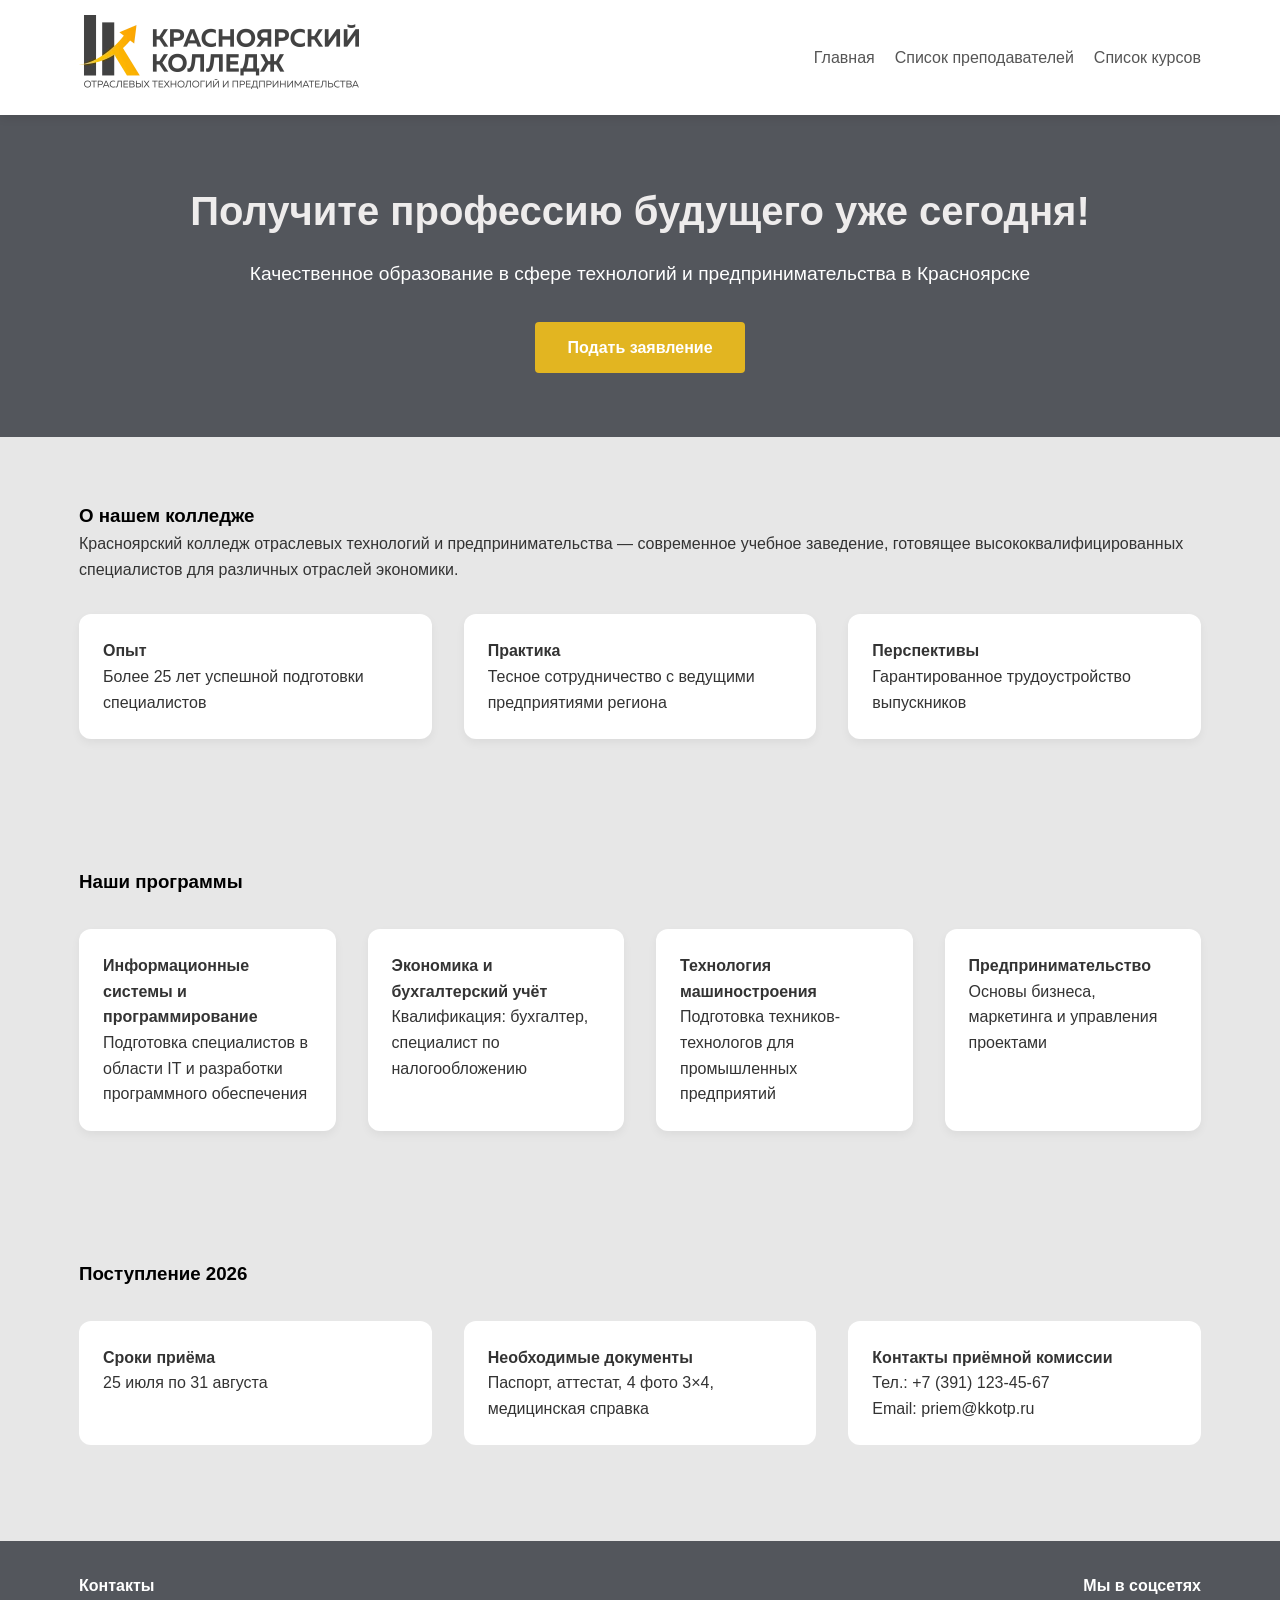
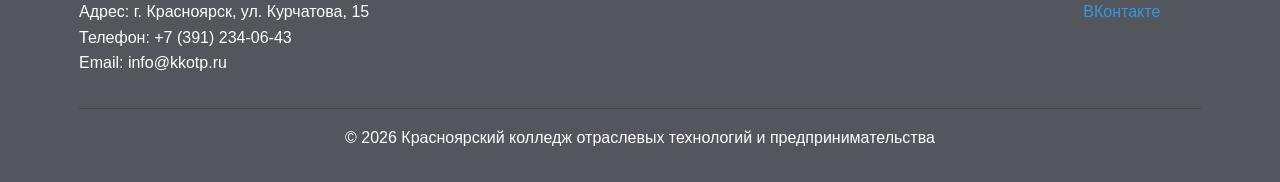
<file: project/index.html>
<!DOCTYPE html>
<html lang="ru">
<head>
    <meta charset="UTF-8">
    <meta name="viewport" content="width=device-width, initial-scale=1.0">
    <title>Колледж ККОТиП — Красноярск</title>
    <link rel="stylesheet" href="css/style.css">
</head>
<body>
    <header>
        <div class="container">
            <nav class="navbar">
                <div class="logo"><img src="105196.upto100x100.jpg" alt=""></div>
                <div class="nav-links">
                    <a href="index.html">Главная</a>
                    <a href="teachers.html">Список преподавателей</a>
                    <a href="kursi.html">Список курсов</a>
                </div>
            </nav>
        </div>
    </header>

<section class="hero">
        <div class="container">
            <h2>Получите профессию будущего уже сегодня!</h2>
            <p>Качественное образование в сфере технологий и предпринимательства в Красноярске</p>
            <a href="https://forms.gle/qwAy3K6vNuSjHJoZ8" class="btn">Подать заявление</a>
        </div>
    </section>

    <!-- О колледже -->
    <section id="about" class="about">
        <div class="container">
            <h3>О нашем колледже</h3>
            <p>Красноярский колледж отраслевых технологий и предпринимательства — современное учебное заведение, готовящее высококвалифицированных специалистов для различных отраслей экономики.</p>
            <div class="features">
                <div class="feature">
                    <h4>Опыт</h4>
                    <p>Более 25 лет успешной подготовки специалистов</p>
                </div>
                <div class="feature">
                    <h4>Практика</h4>
                    <p>Тесное сотрудничество с ведущими предприятиями региона</p>
                </div>
                <div class="feature">
                    <h4>Перспективы</h4>
                    <p>Гарантированное трудоустройство выпускников</p>
                </div>
            </div>
        </div>
    </section>

    <!-- Программы обучения -->
    <section id="programs" class="programs">
        <div class="container">
            <h3>Наши программы</h3>
            <div class="program-list">
                <div class="program">
                    <h4>Информационные системы и программирование</h4>
                    <p>Подготовка специалистов в области IT и разработки программного обеспечения</p>
                </div>
                <div class="program">
                    <h4>Экономика и бухгалтерский учёт</h4>
                    <p>Квалификация: бухгалтер, специалист по налогообложению</p>
                </div>
                <div class="program">
                    <h4>Технология машиностроения</h4>
                    <p>Подготовка техников-технологов для промышленных предприятий</p>
                </div>
                <div class="program">
                    <h4>Предпринимательство</h4>
                    <p>Основы бизнеса, маркетинга и управления проектами</p>
                </div>
            </div>
        </div>
    </section>

    <!-- Поступление -->
    <section id="admissions" class="admissions">
        <div class="container">
            <h3>Поступление 2026</h3>
            <div class="admission-info">
                <div class="info-item">
                    <h4>Сроки приёма</h4>
                    <p> 25 июля по 31 августа</p>
                </div>
                <div class="info-item">
                    <h4>Необходимые документы</h4>
                    <p>Паспорт, аттестат, 4 фото 3×4, медицинская справка</p>
                </div>
                <div class="info-item">
                    <h4>Контакты приёмной комиссии</h4>
                    <p>Тел.: +7 (391) 123-45-67</p>
                    <p>Email: priem@kkotp.ru</p>
                </div>
            </div>
        </div>
    </section>

    <!-- Подвал сайта -->
    <footer id="contacts" class="footer">
        <div class="container">
            <div class="footer-content">
                <div class="contact-info">
                    <h4>Контакты</h4>
                    <p>Адрес: г. Красноярск, ул. Курчатова, 15</p>
                    <p>Телефон: +7 (391) 234-06-43</p>
                    <p>Email: info@kkotp.ru</p>
                </div>
                <div class="social">
                    <h4>Мы в соцсетях</h4>
                    <a href="https://vk.com/dobro_kkotip">ВКонтакте</a>
                </div>
            </div>
            <div class="copyright">
                <p>&copy; 2026 Красноярский колледж отраслевых технологий и предпринимательства</p>
            </div>
        </div>
    </footer>
</body>
</html>
</body>
</html>
</file>
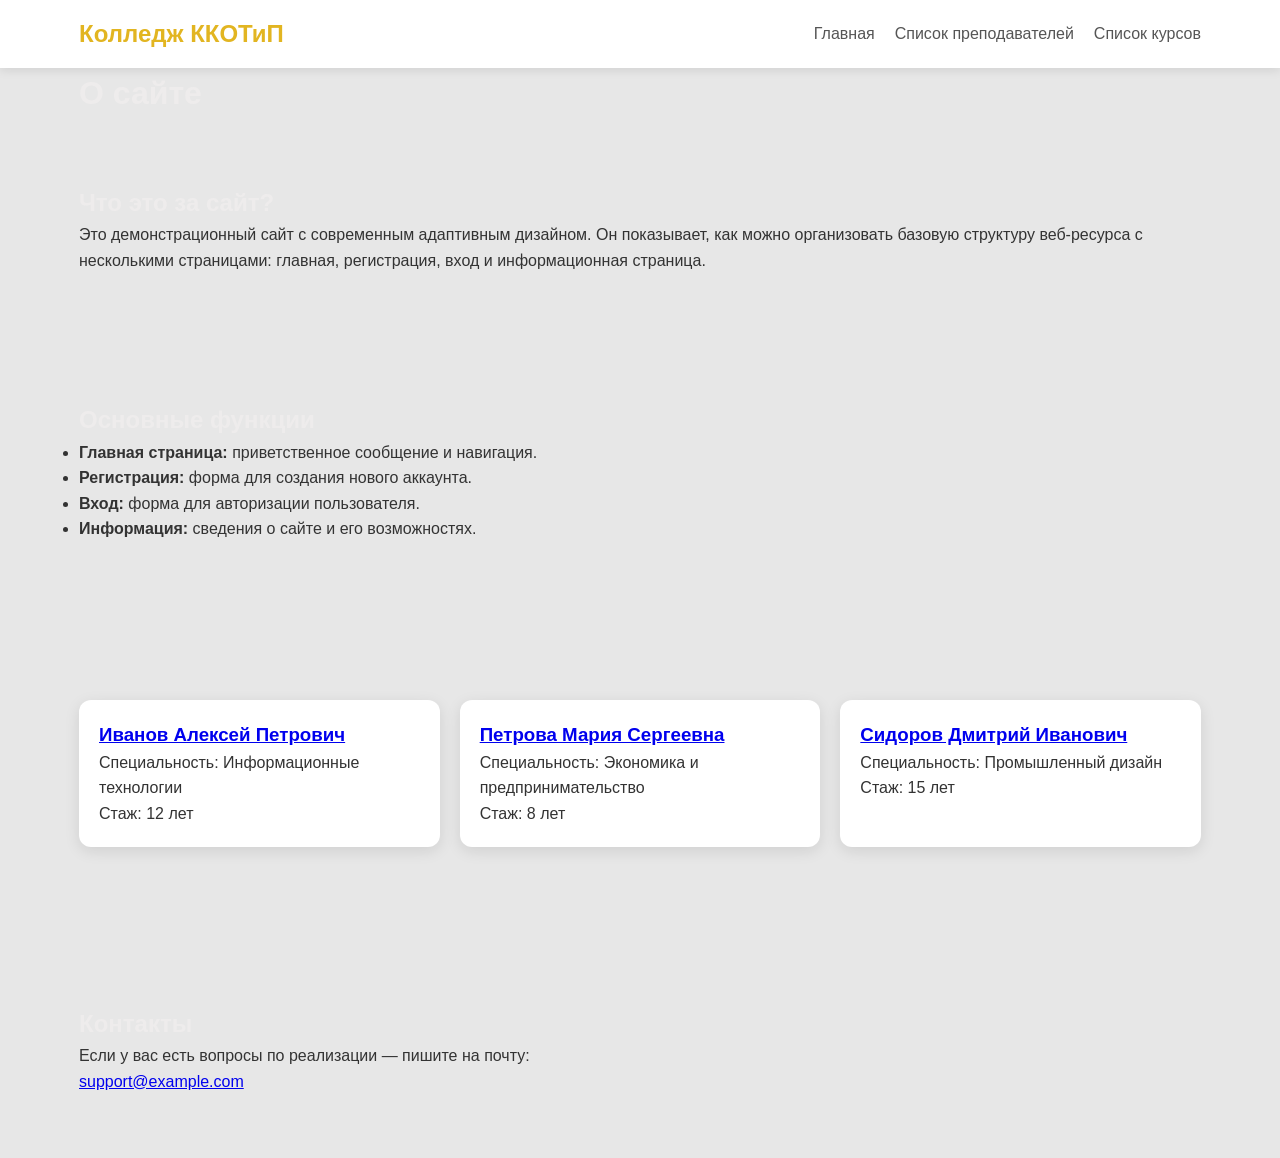
<file: project/info.html>
<!DOCTYPE html>
<html lang="ru">
<head>
    <meta charset="UTF-8">
    <meta name="viewport" content="width=device-width, initial-scale=1.0">
    <title>Информация</title>
    <link rel="stylesheet" href="css/style.css">
</head>
<body>
 <header>
        <div class="container">
            <nav class="navbar">
                <div class="logo">Колледж ККОТиП</div>
                <div class="nav-links">
                    <a href="index.html">Главная</a>
                    <a href="teachers.html">Список преподавателей</a>
                    <a href="kursi.html">Список курсов</a>
                </div>
            </nav>
        </div>
    </header>

    <main class="container">
        <h1>О сайте</h1>
        
        <section>
            <h2>Что это за сайт?</h2>
            <p>Это демонстрационный сайт с современным адаптивным дизайном. Он показывает, как можно организовать базовую структуру веб‑ресурса с несколькими страницами: главная, регистрация, вход и информационная страница.</p>
        </section>

        <section>
            <h2>Основные функции</h2>
            <ul>
                <li><strong>Главная страница:</strong> приветственное сообщение и навигация.</li>
                <li><strong>Регистрация:</strong> форма для создания нового аккаунта.</li>
                <li><strong>Вход:</strong> форма для авторизации пользователя.</li>
                <li><strong>Информация:</strong> сведения о сайте и его возможностях.</li>
            </ul>
        </section>

         <section class="teachers">
            <article class="teacher-card">
                <h3><a href="lectures/ivanov.html">Иванов Алексей Петрович</a></h3>
                <p>Специальность: Информационные технологии</p>
                <p>Стаж: 12 лет</p>
            </article>

            <article class="teacher-card">
                <h3><a href="lectures/petrova.html">Петрова Мария Сергеевна</a></h3>
                <p>Специальность: Экономика и предпринимательство</p>
                <p>Стаж: 8 лет</p>
            </article>

            <article class="teacher-card">
                <h3><a href="lectures/sidorov.html">Сидоров Дмитрий Иванович</a></h3>
                <p>Специальность: Промышленный дизайн</p>
                <p>Стаж: 15 лет</p>
            </article>
        </section>
        <section>
            <h2>Контакты</h2>
            <p>Если у вас есть вопросы по реализации — пишите на почту:</p>
            <p><a href="mailto:support@example.com">support@example.com</a></p>
        </section>
    </main>
</body>
</html>
</file>
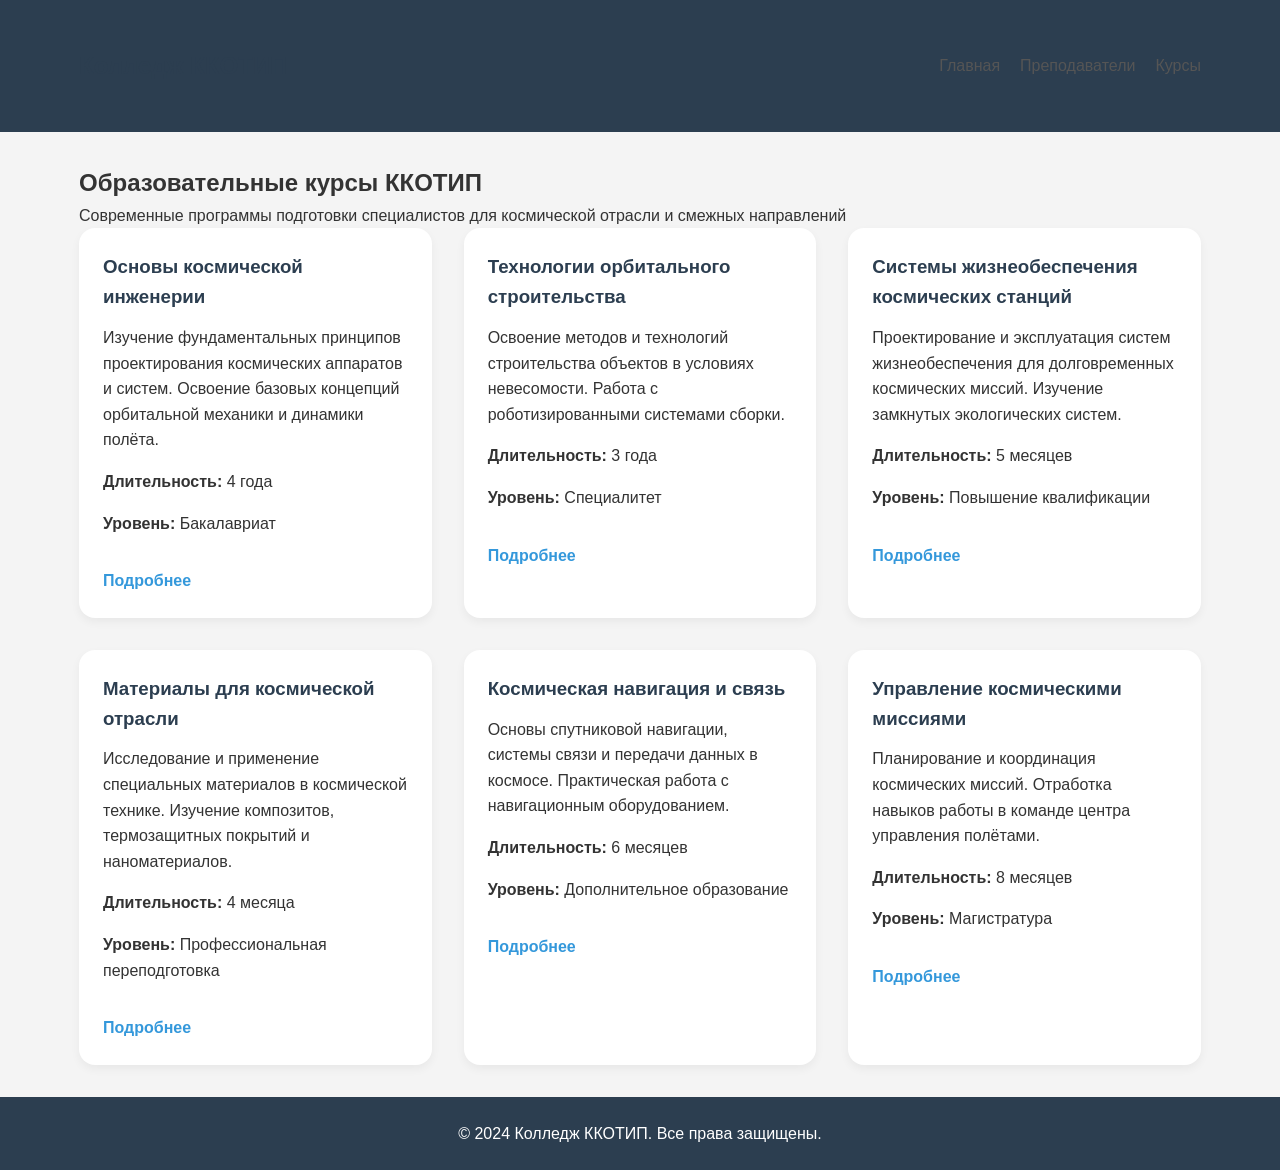
<file: project/kursi-info.html>
<!DOCTYPE html>
<html lang="ru">
<head>
    <meta charset="UTF-8">
    <meta name="viewport" content="width=device-width, initial-scale=1.0">
    <title>Курсы колледжа ККОТИП</title>
    <link rel="stylesheet" href="css/kursi-info.css">
</head>
<body>
    <!-- Шапка с навигацией -->
    <header class="header">
        <div class="container">
            <nav class="navbar">
                <div class="logo">Колледж ККОТИП</div>
                <div class="nav-links">
                    <a href="index.html">Главная</a>
                    <a href="teachers.html">Преподаватели</a>
                    <a href="kursi.html" class="active">Курсы</a>
                </div>
            </nav>
        </div>
    </header>

    <!-- Основной контент -->
    <main>
        <section class="courses-hero">
            <div class="container">
                <h1>Образовательные курсы ККОТИП</h1>
                <p>Современные программы подготовки специалистов для космической отрасли и смежных направлений</p>
            </div>
        </section>

        <section class="courses-grid">
            <div class="container">
                <!-- Курс 1 -->
                <article class="course-card">
                    <div class="course-info">
                        <h3>Основы космической инженерии</h3>
                        <p>Изучение фундаментальных принципов проектирования космических аппаратов и систем. Освоение базовых концепций орбитальной механики и динамики полёта.</p>
                        <div class="course-meta">
                            <span><strong>Длительность:</strong> 4 года</span>
                            <span><strong>Уровень:</strong> Бакалавриат</span>
                        </div>
                        <a href="course-details.html?id=1" class="course-link">Подробнее</a>
                    </div>
                </article>

                <!-- Курс 2 -->
                <article class="course-card">
                    <div class="course-info">
                        <h3>Технологии орбитального строительства</h3>
                        <p>Освоение методов и технологий строительства объектов в условиях невесомости. Работа с роботизированными системами сборки.</p>
                        <div class="course-meta">
                            <span><strong>Длительность:</strong> 3 года</span>
                            <span><strong>Уровень:</strong> Специалитет</span>
                        </div>
                        <a href="course-details.html?id=2" class="course-link">Подробнее</a>
                    </div>
                </article>

                <!-- Курс 3 -->
                <article class="course-card">
                    <div class="course-info">
                        <h3>Системы жизнеобеспечения космических станций</h3>
                        <p>Проектирование и эксплуатация систем жизнеобеспечения для долговременных космических миссий. Изучение замкнутых экологических систем.</p>
                        <div class="course-meta">
                            <span><strong>Длительность:</strong> 5 месяцев</span>
                            <span><strong>Уровень:</strong> Повышение квалификации</span>
                        </div>
                        <a href="course-details.html?id=3" class="course-link">Подробнее</a>
                    </div>
                </article>

                <!-- Курс 4 -->
                <article class="course-card">
                    <div class="course-info">
                        <h3>Материалы для космической отрасли</h3>
                        <p>Исследование и применение специальных материалов в космической технике. Изучение композитов, термозащитных покрытий и наноматериалов.</p>
                        <div class="course-meta">
                            <span><strong>Длительность:</strong> 4 месяца</span>
                            <span><strong>Уровень:</strong> Профессиональная переподготовка</span>
                        </div>
                        <a href="course-details.html?id=4" class="course-link">Подробнее</a>
                    </div>
                </article>

                <!-- Курс 5 -->
                <article class="course-card">
                    <div class="course-info">
                        <h3>Космическая навигация и связь</h3>
                        <p>Основы спутниковой навигации, системы связи и передачи данных в космосе. Практическая работа с навигационным оборудованием.</p>
                        <div class="course-meta">
                            <span><strong>Длительность:</strong> 6 месяцев</span>
                            <span><strong>Уровень:</strong> Дополнительное образование</span>
                        </div>
                        <a href="course-details.html?id=5" class="course-link">Подробнее</a>
                    </div>
                </article>

                <!-- Курс 6 -->
                <article class="course-card">
                    <div class="course-info">
                        <h3>Управление космическими миссиями</h3>
                        <p>Планирование и координация космических миссий. Отработка навыков работы в команде центра управления полётами.</p>
                        <div class="course-meta">
                            <span><strong>Длительность:</strong> 8 месяцев</span>
                            <span><strong>Уровень:</strong> Магистратура</span>
                        </div>
                        <a href="course-details.html?id=6" class="course-link">Подробнее</a>
                    </div>
                </article>
            </div>
        </section>
    </main>

    <!-- Подвал -->
    <footer class="footer">
        <div class="container">
            <p>&copy; 2024 Колледж ККОТИП. Все права защищены.</p>
        </div>
    </footer>
</body>
</html>
</file>
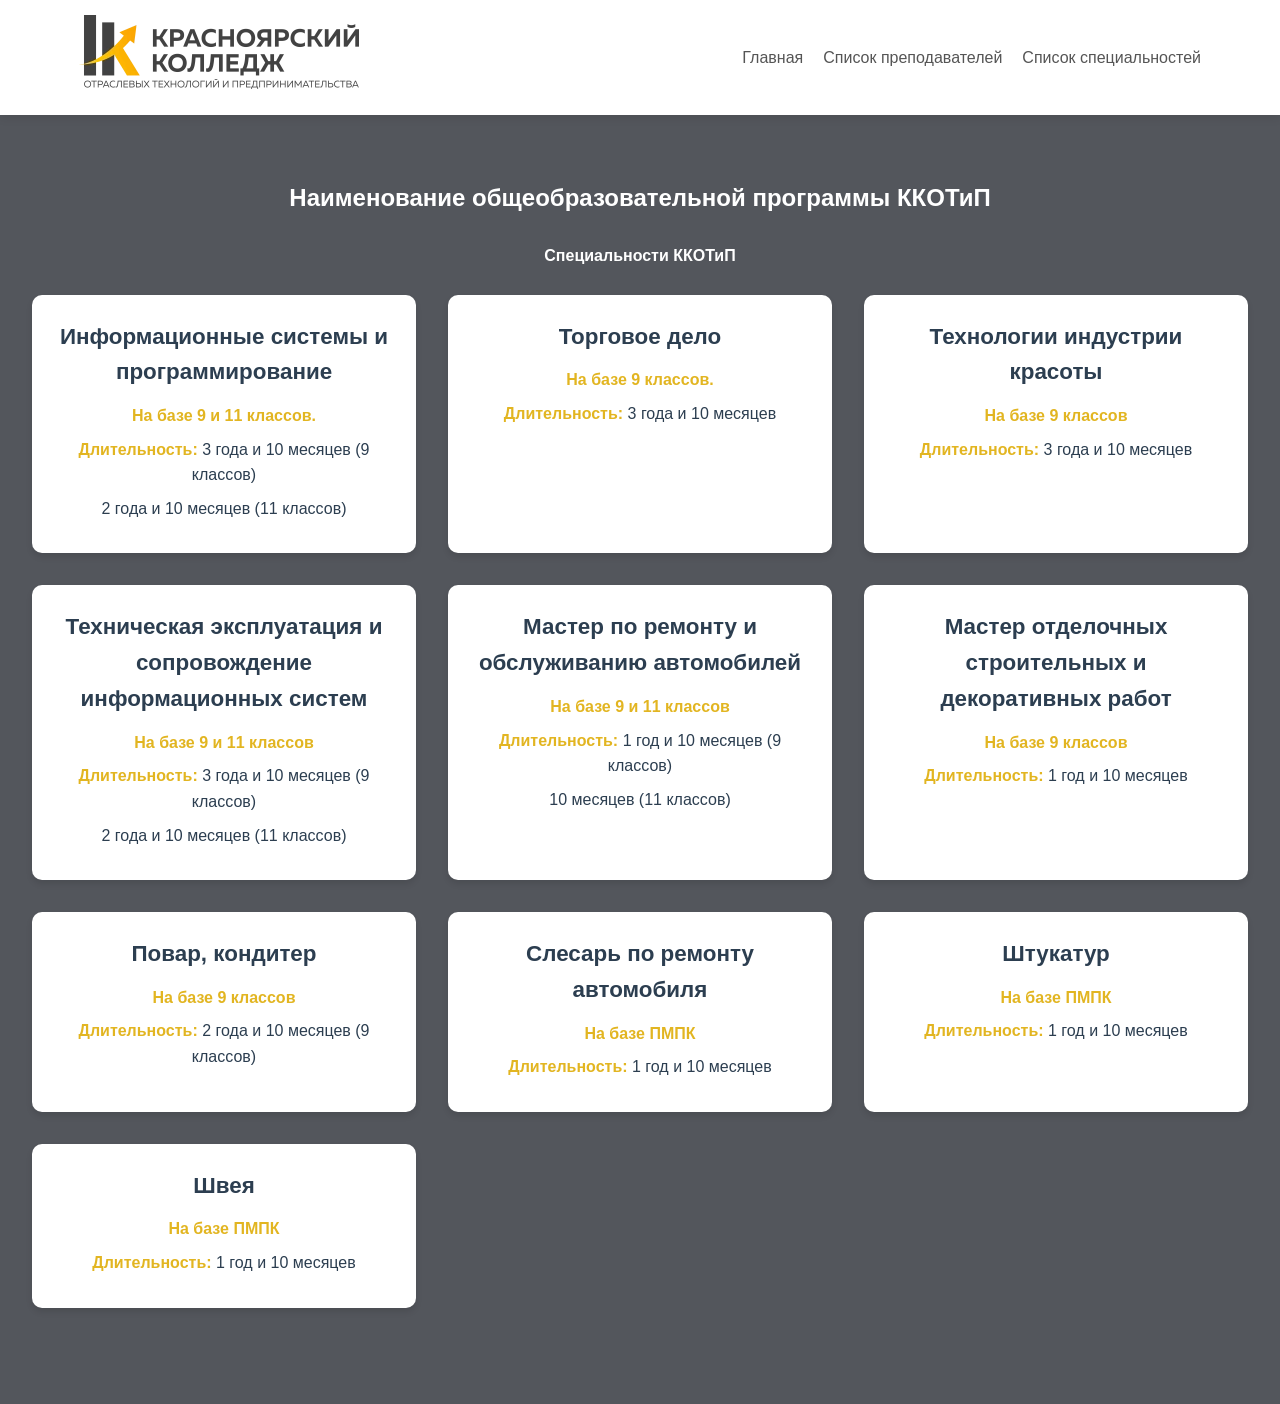
<file: project/kursi.html>
<!DOCTYPE html>
<html lang="ru">
<head>
    <meta charset="UTF-8">
    <meta name="viewport" content="width=device-width, initial-scale=1.0">
    <title>Преподаватели ККОТиП</title>
    <link rel="stylesheet" href="css/kursi.css">
</head>
<body>
    <header>
        <div class="container">
            <nav class="navbar">
                <div class="logo"><img src="105196.upto100x100.jpg" alt=""></div>
                <div class="nav-links">
                    <a href="index.html">Главная</a>
                    <a href="teachers.html">Список преподавателей</a>
                    <a href="kursi.html">Список специальностей</a>
                </div>
            </nav>
        </div>
    </header>
    <section class="hero">
        <div class="container">
            <h1>Наименование общеобразовательной программы ККОТиП</h1>
            <br><strong>Специальности ККОТиП</strong>
        </div>
    </header>

<br> <main class="teachers-grid">
    <!-- Преподаватель 1 -->
     <a href="kursi-info.html" class="teacher-card">
        <div class="teacher-info">
            <h3>Информационные системы и программирование</h3>
                <p><strong>  На базе 9 и 11 классов.</strong></p>
                <p><strong>Длительность:</strong> 3 года и 10 месяцев (9 классов)</p>
                <p>2 года и 10 месяцев (11 классов)</p>
        </div>
    </a>

    <a href="kursi-info.html" class="teacher-card">
        <div class="teacher-info">
            <h3>Торговое дело</h3>
                <p><strong>  На базе 9 классов.</strong></p>
                <p><strong>Длительность:</strong> 3 года и 10 месяцев</p>
        </div>
    </a>

        <!-- Преподаватель 2 -->
        <a href="teacher-details.html?id=2" class="teacher-card">
            <div class="teacher-info">
                <h3>Технологии индустрии красоты</h3>
                <p><strong>На базе 9 классов</p></strong>
                <p><strong>Длительность:</strong> 3 года и 10 месяцев</p>
            </div>
        </a>

        <!-- Преподаватель 3 -->
        <a href="teacher-details.html?id=3" class="teacher-card">
            <div class="teacher-info">
                <h3>Техническая эксплуатация и сопровождение информационных систем</h3>
                <p><strong>На базе 9 и 11 классов</p></strong>
                <p><strong>Длительность:</strong> 3 года и 10 месяцев (9 классов)</p>
                <p>2 года и 10 месяцев (11 классов)</p>
            </div>
        </a>

        <!-- Преподаватель 4 -->
        <a href="teacher-details.html?id=4" class="teacher-card">
            <div class="teacher-info">
                <h3>Мастер по ремонту и обслуживанию автомобилей</h3>
                <p><strong>На базе 9 и 11 классов</p></strong>
                <p><strong>Длительность:</strong> 1 год и 10 месяцев (9 классов)</p>
                <p>10 месяцев (11 классов)</p>
            </div>
        </a>
        <a href="teacher-details.html?id=4" class="teacher-card">
            <div class="teacher-info">
                <h3> Мастер отделочных строительных и декоративных работ</h3>
                <p><strong>На базе 9 классов</p></strong>
                <p><strong>Длительность:</strong> 1 год и 10 месяцев</p>
            </div>

        <a href="teacher-details.html?id=4" class="teacher-card">
            <div class="teacher-info">
                <h3>Повар, кондитер</h3>
                <p><strong>На базе 9 классов</p></strong>
                <p><strong>Длительность:</strong> 2 года и 10 месяцев (9 классов)</p>
            </div>
        </a>
        <a href="teacher-details.html?id=4" class="teacher-card">
            <div class="teacher-info">
                <h3>Слесарь по ремонту автомобиля</h3>
                <p><strong>На базе ПМПК</p></strong>
                <p><strong>Длительность:</strong> 1 год и 10 месяцев</p>
            </div>
        </a>
        <a href="teacher-details.html?id=4" class="teacher-card">
            <div class="teacher-info">
                <h3>Штукатур</h3>
                <p><strong>На базе ПМПК</p></strong>
                <p><strong>Длительность:</strong> 1 год и 10 месяцев</p>
            </div>
        </a>
        <a href="teacher-details.html?id=4" class="teacher-card">
            <div class="teacher-info">
                <h3>Швея</h3>
                <p><strong>На базе ПМПК</p></strong>
                <p><strong>Длительность:</strong> 1 год и 10 месяцев</p>
            </div>
        </a>
    </div>
</body>
</html>
</file>
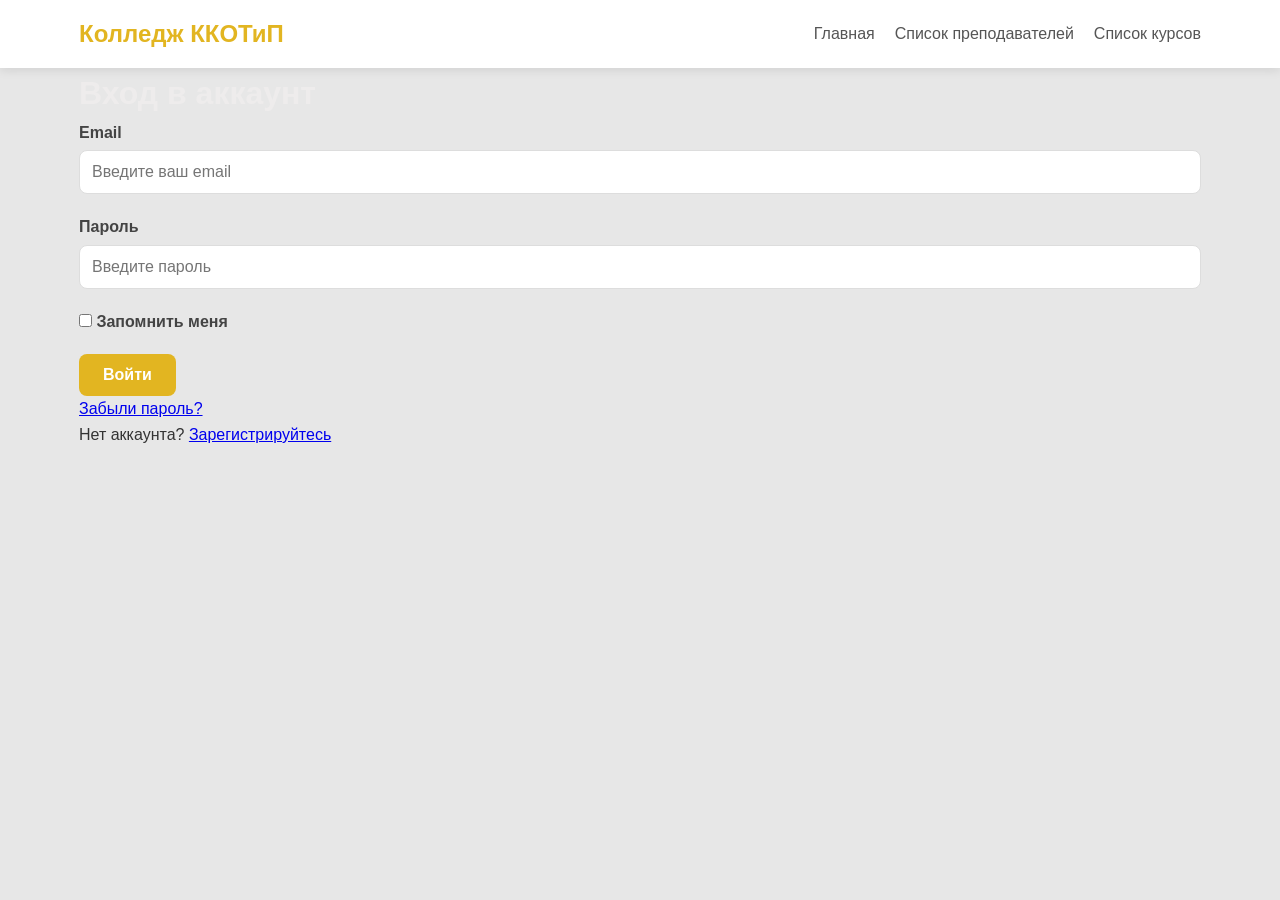
<file: project/login.html>
<!DOCTYPE html>
<html lang="ru">
<head>
    <meta charset="UTF-8">
    <meta name="viewport" content="width=device-width, initial-scale=1.0">
    <title>Вход в аккаунт</title>
    <link rel="stylesheet" href="css/style.css">
</head>
<body>
   <header>
        <div class="container">
            <nav class="navbar">
                <div class="logo">Колледж ККОТиП</div>
                <div class="nav-links">
                    <a href="index.html">Главная</a>
                    <a href="teachers.html">Список преподавателей</a>
                    <a href="kursi.html">Список курсов</a>
                </div>
            </nav>
        </div>
    </header>
    <main class="container">
        <h1>Вход в аккаунт</h1>
        
        <form id="loginForm" class="login-form">
            <div class="form-group">
                <label for="email">Email</label>
                <input
                    type="email"
                    id="email"
                    name="email"
                    placeholder="Введите ваш email"
                    required
                >
            </div>

            <div class="form-group">
                <label for="password">Пароль</label>
                <input
                    type="password"
                    id="password"
                    name="password"
                    placeholder="Введите пароль"
                    required
                >
            </div>

            <div class="form-group">
                <label>
                    <input type="checkbox" name="remember">
                    Запомнить меня
                </label>
            </div>

            <button type="submit">Войти</button>

            <div class="form-footer">
                <p><a href="#">Забыли пароль?</a></p>
                <p>Нет аккаунта? <a href="register.html">Зарегистрируйтесь</a></p>
            </div>
        </form>
    </main>

    <script>
        document.getElementById('loginForm').addEventListener('submit', function(e) {
            e.preventDefault();

            const storedUser = JSON.parse(localStorage.getItem('user'));
            const email = document.getElementById('email').value;
            const password = document.getElementById('password').value;

            if (storedUser && storedUser.email === email && storedUser.password === password) {
                alert('Вход выполнен!');
                window.location.href = 'index.html';
            } else {
                alert('Неверный email или пароль!');
            }
        });
    </script>
</body>
</html>
</file>
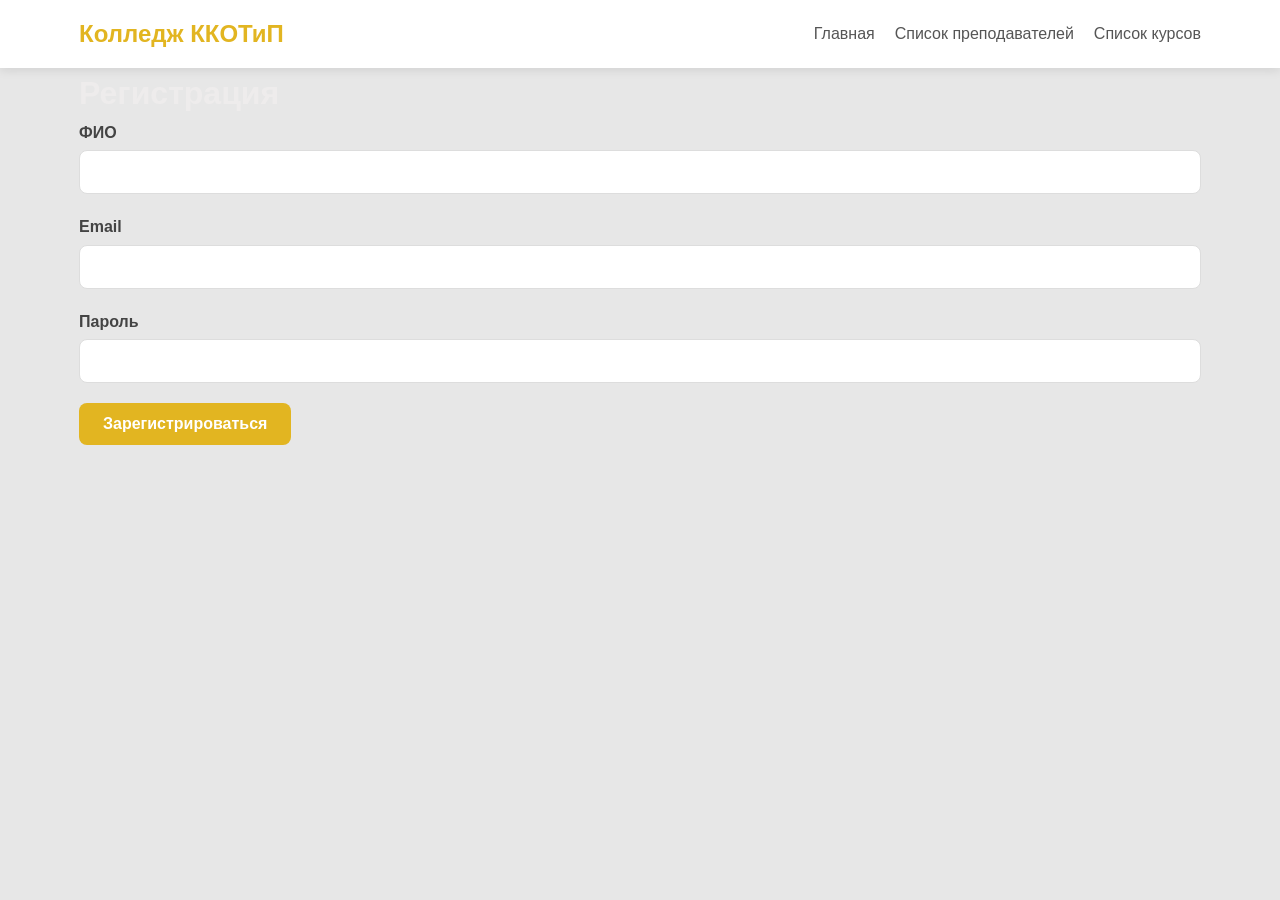
<file: project/register.html>
<!DOCTYPE html>
<html lang="ru">
<head>
    <meta charset="UTF-8">
    <meta name="viewport" content="width=device-width, initial-scale=1.0">
    <title>Регистрация</title>
    <link rel="stylesheet" href="css/style.css">
</head>
<body>
   <header>
        <div class="container">
            <nav class="navbar">
                <div class="logo">Колледж ККОТиП</div>
                <div class="nav-links">
                    <a href="index.html">Главная</a>
                    <a href="teachers.html">Список преподавателей</a>
                    <a href="kursi.html">Список курсов</a>
                </div>
            </nav>
        </div>
    </header>

    <main class="container">
        <h1>Регистрация</h1>
        
        <form id="registerForm">
            <div class="form-group">
                <label for="name">ФИО</label>
                <input type="text" id="name" name="name" required>
            </div>
            <div class="form-group">
                <label for="email">Email</label>
                <input type="email" id="email" name="email" required>
            </div>
            <div class="form-group">
                <label for="password">Пароль</label>
                <input type="password" id="password" name="password" required>
            </div>
            <button type="submit">Зарегистрироваться</button>
        </form>
    </main>

    <script>
        document.getElementById('registerForm').addEventListener('submit', function(e) {
            e.preventDefault();
            
            const user = {
                name: document.getElementById('name').value,
                email: document.getElementById('email').value,
                password: document.getElementById('password').value
            };
            
            // Сохраняем в localStorage
            localStorage.setItem('user', JSON.stringify(user));
            alert('Регистрация успешна! Теперь вы можете войти.');
            window.location.href = 'login.html';
        });
    </script>
</body>
</html>
</file>
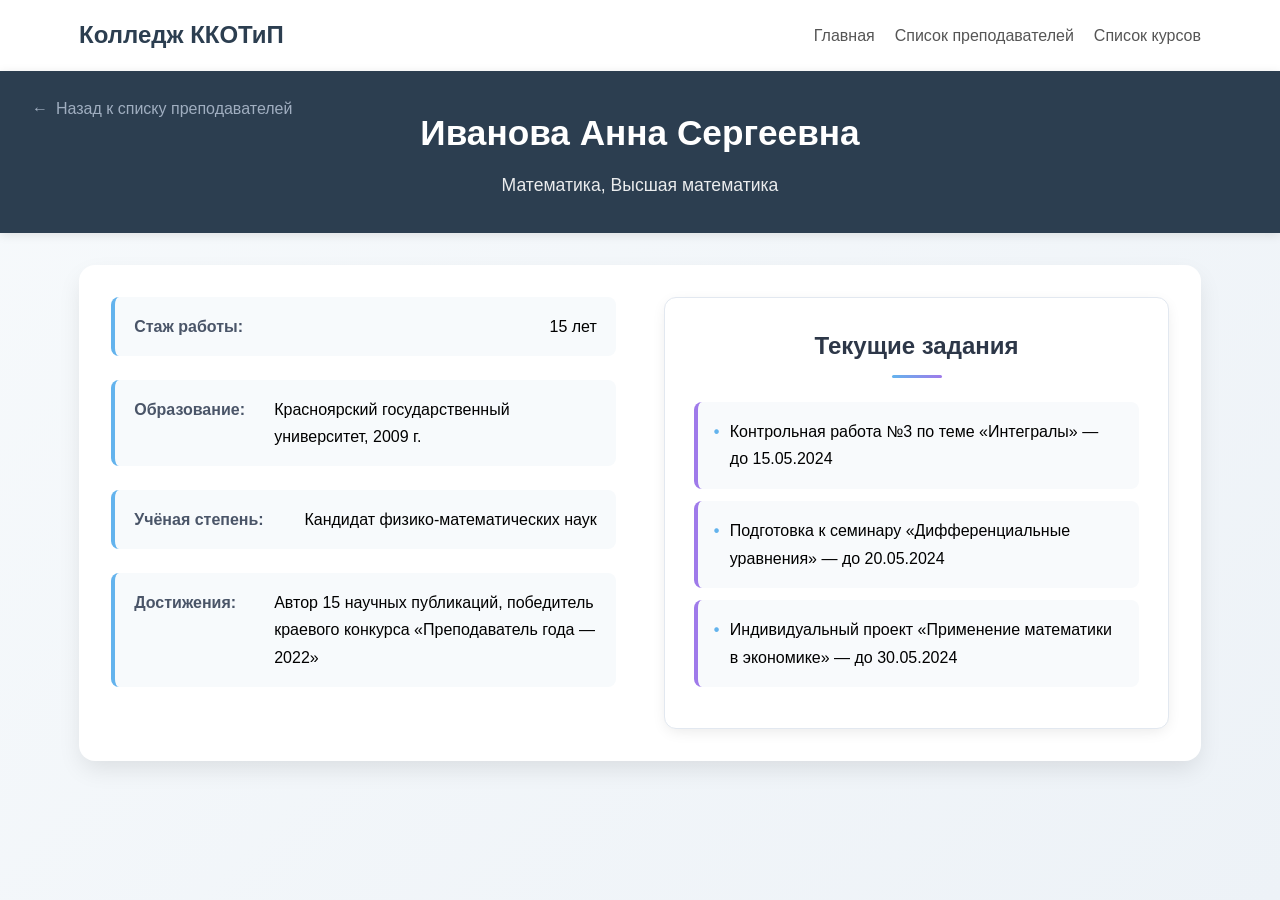
<file: project/teacher-details.html>
<!DOCTYPE html>
<html lang="ru">
<head>
    <meta charset="UTF-8">
    <meta name="viewport" content="width=device-width, initial-scale=1.0">
    <title>Преподаватель — ККОТиП</title>
    <link rel="stylesheet" href="css/teacher-details.css">
</head>
<body>
    <header>
        <div class="container">
            <nav class="navbar">
                <div class="logo">Колледж ККОТиП</div>
                <div class="nav-links">
                    <a href="index.html">Главная</a>
                    <a href="teachers.html">Список преподавателей</a>
                    <a href="kursi.html">Список курсов</a>
                </div>
            </nav>
        </div>
    </header>
    <header class="header">
        <div class="container">
            <a href="teachers.html" class="back-link"> Назад к списку преподавателей</a>
            <h1 id="teacher-name">Иванова Анна Сергеевна</h1>
            <p id="teacher-subject">Математика, Высшая математика</p>
        </div>
    </header>

    <main class="container">
        <div class="teacher-profile">
            <div class="profile-info">
                <div class="info-item">
                    <strong>Стаж работы:</strong>
                    <span id="teacher-experience">15 лет</span>
                </div>
                <div class="info-item">
                    <strong>Образование:</strong>
                    <span>Красноярский государственный университет, 2009 г.</span>
                </div>
                <div class="info-item">
                    <strong>Учёная степень:</strong>
                    <span>Кандидат физико‑математических наук</span>
                </div>
                <div class="info-item">
                    <strong>Достижения:</strong>
                    <span>Автор 15 научных публикаций, победитель краевого конкурса «Преподаватель года — 2022»</span>
                </div>
            </div>

            <!-- Окошко с заданиями -->
            <div class="assignments-box">
                <h2>Текущие задания</h2>
                <ul class="assignment-list">
                    <li>Контрольная работа №3 по теме «Интегралы» — до 15.05.2024</li>
                    <li>Подготовка к семинару «Дифференциальные уравнения» — до 20.05.2024</li>
                    <li>Индивидуальный проект «Применение математики в экономике» — до 30.05.2024</li>
                </ul>
            </div>
        </div>
    </main>
</body>
</html>
</file>
<file: project/css/style.css>
* {
    margin: 0;
    padding: 0;
    box-sizing: border-box;
}

body {
    font-family: 'Segoe UI', Tahoma, Geneva, Verdana, sans-serif;
    line-height: 1.6;
    color: #333;
    background-color: #e7e7e7;
}

.container {
    width: 90%;
    max-width: 1200px;
    margin: 0 auto;
    padding: 0 15px;
}

header {
    background-color: #fff;
    box-shadow: 0 2px 10px rgba(0, 0, 0, 0.1);
    position: sticky;
    top: 0;
    z-index: 100;
}

.navbar {
    display: flex;
    justify-content: space-between;
    align-items: center;
    padding: 15px 0;
}

.logo {
    font-size: 1.5rem;
    font-weight: 700;
    color: #e2b521;
}

.nav-links {
    display: flex;
    gap: 20px;
}

.nav-links a {
    color: #555;
    text-decoration: none;
    font-weight: 500;
    transition: color 0.3s;
}

.nav-links a:hover {
    color: #3498db;
}

.hero {
    background:  #53565c;
    color: rgb(255, 255, 255);
    text-align: center;
    padding: 4rem 0;
    margin-top: 0;
}

.hero h2 {
    font-size: 2.5rem;
    margin-bottom: 1rem;
}

.hero p {
    font-size: 1.2rem;
    margin-bottom: 2rem;
}

.btn {
    display: inline-block;
    background: #3498db;
    color: white;
    padding: 0.8rem 2rem;
    text-decoration: none;
    border-radius: 4px;
    font-weight: bold;
    transition: background 0.3s;
}

.btn:hover {
    background: #2980b9;
}

section {
    padding: 4rem 0;
}

h1 {
    color: #eeecec;
}

h2 {
    color: #eeecec;
}

h3 {
    color: #000000;
}

.features {
    display: flex;
    gap: 2rem;
    margin-top: 2rem;
    flex-wrap: wrap;
}

.feature {
    flex: 1;
    background: #fff;
    padding: 1.5rem;
    border-radius: 12px;
    box-shadow: 0 4px 10px rgba(0,0,0,0.05);
}

.program-list {
    display: grid;
    grid-template-columns: repeat(auto-fit, minmax(250px, 1fr));
    gap: 2rem;
    margin-top: 2rem;
}

.program {
    background: #fff;
    padding: 1.5rem;
    border-radius: 12px;
    box-shadow: 0 4px 10px rgba(0,0,0,0.05);
}

.admission-info {
    display: flex;
    gap: 2rem;
    flex-wrap: wrap;
    margin-top: 2rem;
}

.info-item {
    flex: 1;
    background: #fff;
    padding: 1.5rem;
    border-radius: 12px;
}

.form-group {
    margin-bottom: 20px;
}

label {
    display: block;
    margin-bottom: 5px;
    font-weight: 600;
    color: #444;
}

input[type="text"],
input[type="email"],
input[type="password"] {
    width: 100%;
    padding: 12px;
    border: 1px solid #ddd;
    border-radius: 8px;
    font-size: 1rem;
    transition: border-color 0.3s;
}

input:focus {
    outline: none;
    border-color: #e2b521;
}

button {
    background-color: #e2b521;
    color: white;
    padding: 12px 24px;
    border: none;
    border-radius: 8px;
    cursor: pointer;
    font-size: 1rem;
    font-weight: 600;
    transition: background-color 0.3s;
}

.btn {
    background-color: #e2b521 !important;
}

/* Футер */
.footer {
    background: #53565c;
    color: white;
    padding: 2rem 0;
    margin-top: 2rem;
}

.footer-content {
    display: flex;
    justify-content: space-between;
    flex-wrap: wrap;
    gap: 2rem;
}

.footer a {
    color: #3498db;
    text-decoration: none;
}

.copyright {
    text-align: center;
    margin-top: 2rem;
    padding-top: 1rem;
    border-top: 1px solid #444;
}

.teachers {
    display: grid;
    grid-template-columns: repeat(auto-fit, minmax(280px, 1fr));
    gap: 20px;
    margin: 30px 0;
}

.teacher-card {
    background-color: #fff;
    border-radius: 12px;
    padding: 20px;
    box-shadow: 0 4px 15px rgba(0, 0, 0, 0.1);
    transition: transform 0.3s;
}

.teacher-card:hover {
    transform: translateY(-5px);

}

@media (max-width: 768px) {
    .navbar {
        flex-direction: column;
        text-align: center;
        gap: 15px;
    }
    .nav-links {
        flex-direction: column;
        gap: 10px;
    }
    .nav-links a {
        padding: 8px;
        display: block;
    }
    .hero h2 {
        font-size: 1.8rem;
    }
    .hero p {
        font-size: 1rem;
    }
    .features {
        flex-direction: column;
    }
    .program-list {
        grid-template-columns: 1fr;
    }
    .admission-info {
        flex-direction: column;
    }
    .footer-content {
        flex-direction: column;
        text-align: center;
    }
    .form-group input, .form-group button {
        font-size: 16px; /* предотвращает зум на iOS */
    }
    button {
        width: 100%;
    }
    .teachers {
        grid-template-columns: 1fr;
    }
}

@media (max-width: 480px) {
    .container {
        width: 95%;
        padding: 0 10px;
    }
    .hero {
        padding: 2.5rem 0;
    }
    .hero h2 {
        font-size: 1.5rem;
    }
    .btn {
        display: block;
        width: 100%;
        text-align: center;
    }
    section {
        padding: 2rem 0;
    }
    h1 {
        font-size: 1.8rem;
    }
}
</file>
<file: project/css/kursi-info.css>
* {
    margin: 0;
    padding: 0;
    box-sizing: border-box;
}

body {
    font-family: 'Arial', sans-serif;
    line-height: 1.6;
    color: #333;
    background-color: #f4f4f4;
}

.container {
    width: 90%;
    max-width: 1200px;
    margin: 0 auto;
    padding: 0 15px;
}

.navbar {
    display: flex;
    justify-content: space-between;
    align-items: center;
    padding: 15px 0;
}

.logo {
    font-size: 1.5rem;
    font-weight: 700;
    color: #2c3e50;
}

.nav-links {
    display: flex;
    gap: 20px;
}

.nav-links a {
    color: #555;
    text-decoration: none;
    font-weight: 500;
    transition: color 0.3s;
}

.nav-links a:hover {
    color: #3498db;
}

.header {
    background: #2c3e50;
    color: white;
    text-align: center;
    padding: 2rem 0;
    margin-bottom: 2rem;
}

.header h1 {
    font-size: 2.5rem;
    margin-bottom: 0.5rem;
}

.header p {
    font-size: 1.2rem;
    opacity: 0.8;
}

/* Курсы грид */
.courses-grid .container {
    display: grid;
    grid-template-columns: repeat(auto-fill, minmax(320px, 1fr));
    gap: 2rem;
}

.course-card {
    background: white;
    border-radius: 16px;
    padding: 1.5rem;
    box-shadow: 0 4px 10px rgba(0,0,0,0.05);
    transition: transform 0.3s;
}

.course-card:hover {
    transform: translateY(-5px);
}

.course-info h3 {
    color: #2c3e50;
    margin-bottom: 0.8rem;
}

.course-meta {
    display: flex;
    gap: 1rem;
    margin: 1rem 0;
    flex-wrap: wrap;
}

.course-link {
    display: inline-block;
    margin-top: 1rem;
    color: #3498db;
    text-decoration: none;
    font-weight: bold;
}

.footer {
    background: #2c3e50;
    color: white;
    text-align: center;
    padding: 1.5rem 0;
    margin-top: 2rem;
}
@media (max-width: 768px) {
    .navbar {
        flex-direction: column;
        text-align: center;
        gap: 15px;
    }
    .nav-links {
        flex-direction: column;
        gap: 10px;
    }
    .header h1 {
        font-size: 1.8rem;
    }
    .header p {
        font-size: 1rem;
    }
    .courses-grid .container {
        grid-template-columns: 1fr;
        gap: 1.5rem;
    }
    .course-card {
        margin: 0;
    }
    .course-meta {
        flex-direction: column;
        gap: 0.5rem;
    }
}

@media (max-width: 480px) {
    .course-info h3 {
        font-size: 1.3rem;
    }
    .course-link {
        display: block;
        text-align: center;
        padding: 10px;
        background: #eef2f7;
        border-radius: 8px;
    }
}
</file>
<file: project/css/kursi.css>
* {
    margin: 0;
    padding: 0;
    box-sizing: border-box;
}

body {
    font-family: 'Segoe UI', Tahoma, Geneva, Verdana, sans-serif;
    line-height: 1.6;
    color: #333;
    background-color: #ffffff;
}

.container {
    width: 90%;
    max-width: 1200px;
    margin: 0 auto;
    padding: 0 15px;
}

header {
    background-color: #fff;
    box-shadow: 0 2px 10px rgba(0, 0, 0, 0.1);
    position: sticky;
    top: 0;
    z-index: 100;
}

.navbar {
    display: flex;
    justify-content: space-between;
    align-items: center;
    padding: 15px 0;
}

.logo {
    font-size: 1.5rem;
    font-weight: 700;
    color: #e2b521;
}

.nav-links {
    display: flex;
    gap: 20px;
}

.nav-links a {
    color: #555;
    text-decoration: none;
    font-weight: 500;
    transition: color 0.3s;
}

.nav-links a:hover {
    color: #3498db;
}
.hero {
    background:  #53565c;
    color: rgb(255, 255, 255);
    text-align: center;
    padding: 4rem 0;
    margin-top: 0;
}

.hero h2 {
    font-size: 2.5rem;
    margin-bottom: 1rem;
}

.hero p {
    font-size: 1.2rem;
    margin-bottom: 2rem;
}


/* Основной контент */
main {
    padding: 40px 0;
}
/* Шапка */
.header {
    background: #53565c;
    color: white;
    text-align: center;
    padding: 2rem 0;
    margin-bottom: 2rem;
}

.header h1 {
    font-size: 2.5rem;
    margin-bottom: 0.5rem;
}

.header p {
    font-size: 1.2rem;
    opacity: 0.8;
}

/* Сетка преподавателей */
.teachers-grid {
    display: grid;
    grid-template-columns: repeat(auto-fit, minmax(300px, 1fr));
    gap: 2rem;
    padding: 0 2rem 2rem;
}

/* Карточки преподавателей */
.teacher-card {
    text-decoration: none;
    color: inherit;
    background: white;
    border-radius: 10px;
    overflow: hidden;
    box-shadow: 0 4px 6px rgba(0, 0, 0, 0.1);
    transition: transform 0.3s, box-shadow 0.3s;
    display: block;
}

.teacher-card:hover {
    transform: translateY(-5px);
    box-shadow: 0 8px 15px rgba(0, 0, 0, 0.2);
}

.teacher-info {
    padding: 1.5rem;
}

.teacher-info h3 {
    color: #2c3e50;
    margin-bottom: 0.8rem;
    font-size: 1.4rem;
}

.teacher-info p {
    margin-bottom: 0.5rem;
    font-size: 1rem;
}

.teacher-info strong {
    color: #e2b521;
}

p {
    color: #2c3e50;
}
</file>
<file: project/css/teacher-details.css>
* {
    margin: 0;
    padding: 0;
    box-sizing: border-box;
}

body {
    font-family: 'Arial', Tahoma, Geneva, Verdana, sans-serif;
    line-height: 1.7;
    background: linear-gradient(135deg, #f7fafc 0%, #edf2f7 100%);
    min-height: 100vh;
}

.container {
    width: 90%;
    max-width: 1200px;
    margin: 0 auto;
    padding: 0 15px;
}

/* Навигация (как и везде) */
header {
    background-color: #fff;
    box-shadow: 0 2px 10px rgba(0, 0, 0, 0.1);
    position: sticky;
    top: 0;
    z-index: 100;
}

.navbar {
    display: flex;
    justify-content: space-between;
    align-items: center;
    padding: 15px 0;
}

.logo {
    font-size: 1.5rem;
    font-weight: 700;
    color: #2c3e50;
}

.nav-links {
    display: flex;
    gap: 20px;
}

.nav-links a {
    color: #555;
    text-decoration: none;
    font-weight: 500;
    transition: color 0.3s;
}

.nav-links a:hover {
    color: #3498db;
}

/* Шапка преподавателя */
.header {
    background: #2c3e50;
    color: white;
    padding: 2rem 0;
    text-align: center;
    position: relative;
    margin-bottom: 2rem;
}

.back-link {
    display: inline-flex;
    align-items: center;
    gap: 0.5rem;
    color: #a0aec0;
    text-decoration: none;
    font-size: 1rem;
    transition: color 0.3s ease;
    position: absolute;
    top: 1.5rem;
    left: 2rem;
}

.back-link:hover {
    color: #63b3ed;
}

.back-link::before {
    content: "←";
    font-weight: bold;
}

.header h1 {
    font-size: 2.2rem;
    margin-bottom: 0.5rem;
}

.header p {
    font-size: 1.1rem;
    opacity: 0.9;
}

/* Профиль */
.teacher-profile {
    display: grid;
    grid-template-columns: 1fr 1fr;
    gap: 3rem;
    margin-top: 2rem;
    padding: 2rem;
    background: white;
    border-radius: 16px;
    box-shadow: 0 10px 25px -3px rgba(0, 0, 0, 0.1);
}

.profile-info {
    display: flex;
    flex-direction: column;
    gap: 1.5rem;
}

.info-item {
    display: flex;
    justify-content: space-between;
    padding: 1rem 1.2rem;
    background: #f7fafc;
    border-radius: 8px;
    border-left: 4px solid #63b3ed;
    transition: transform 0.2s ease;
}

.info-item strong {
    color: #4a5568;
    min-width: 140px;
}

.assignments-box {
    background: white;
    border-radius: 12px;
    padding: 1.8rem;
    box-shadow: 0 4px 15px -3px rgba(0, 0, 0, 0.1);
    border: 1px solid #e2e8f0;
}

.assignments-box h2 {
    color: #2d3748;
    font-size: 1.5rem;
    margin-bottom: 1.5rem;
    text-align: center;
}

.assignments-box h2::after {
    content: "";
    display: block;
    width: 50px;
    height: 3px;
    background: linear-gradient(to right, #63b3ed, #9f7aea);
    margin: 0.5rem auto;
    border-radius: 2px;
}

.assignment-list {
    list-style: none;
}

.assignment-list li {
    padding: 1rem 1.2rem;
    margin-bottom: 0.8rem;
    background: #f8fafc;
    border-radius: 8px;
    border-left: 4px solid #9f7aea;
    transition: all 0.2s ease;
    position: relative;
    padding-left: 2rem;
}

.assignment-list li::before {
    content: "•";
    color: #63b3ed;
    font-weight: bold;
    position: absolute;
    left: 1rem;
}

@media (max-width: 768px) {
    .navbar {
        flex-direction: column;
        text-align: center;
        gap: 15px;
    }
    .nav-links {
        flex-direction: column;
        gap: 10px;
    }
    .teacher-profile {
        grid-template-columns: 1fr;
        gap: 2rem;
        padding: 1.5rem;
    }
    .header h1 {
        font-size: 1.8rem;
    }
    .back-link {
        position: static;
        margin-bottom: 1rem;
        display: inline-block;
    }
    .info-item {
        flex-direction: column;
        gap: 0.5rem;
    }
    .info-item strong {
        min-width: auto;
    }
}

@media (max-width: 480px) {
    .container {
        width: 95%;
    }
    .assignments-box h2 {
        font-size: 1.3rem;
    }
    .assignment-list li {
        font-size: 0.9rem;
        padding: 0.8rem 1rem 0.8rem 2rem;
    }
}
</file>
